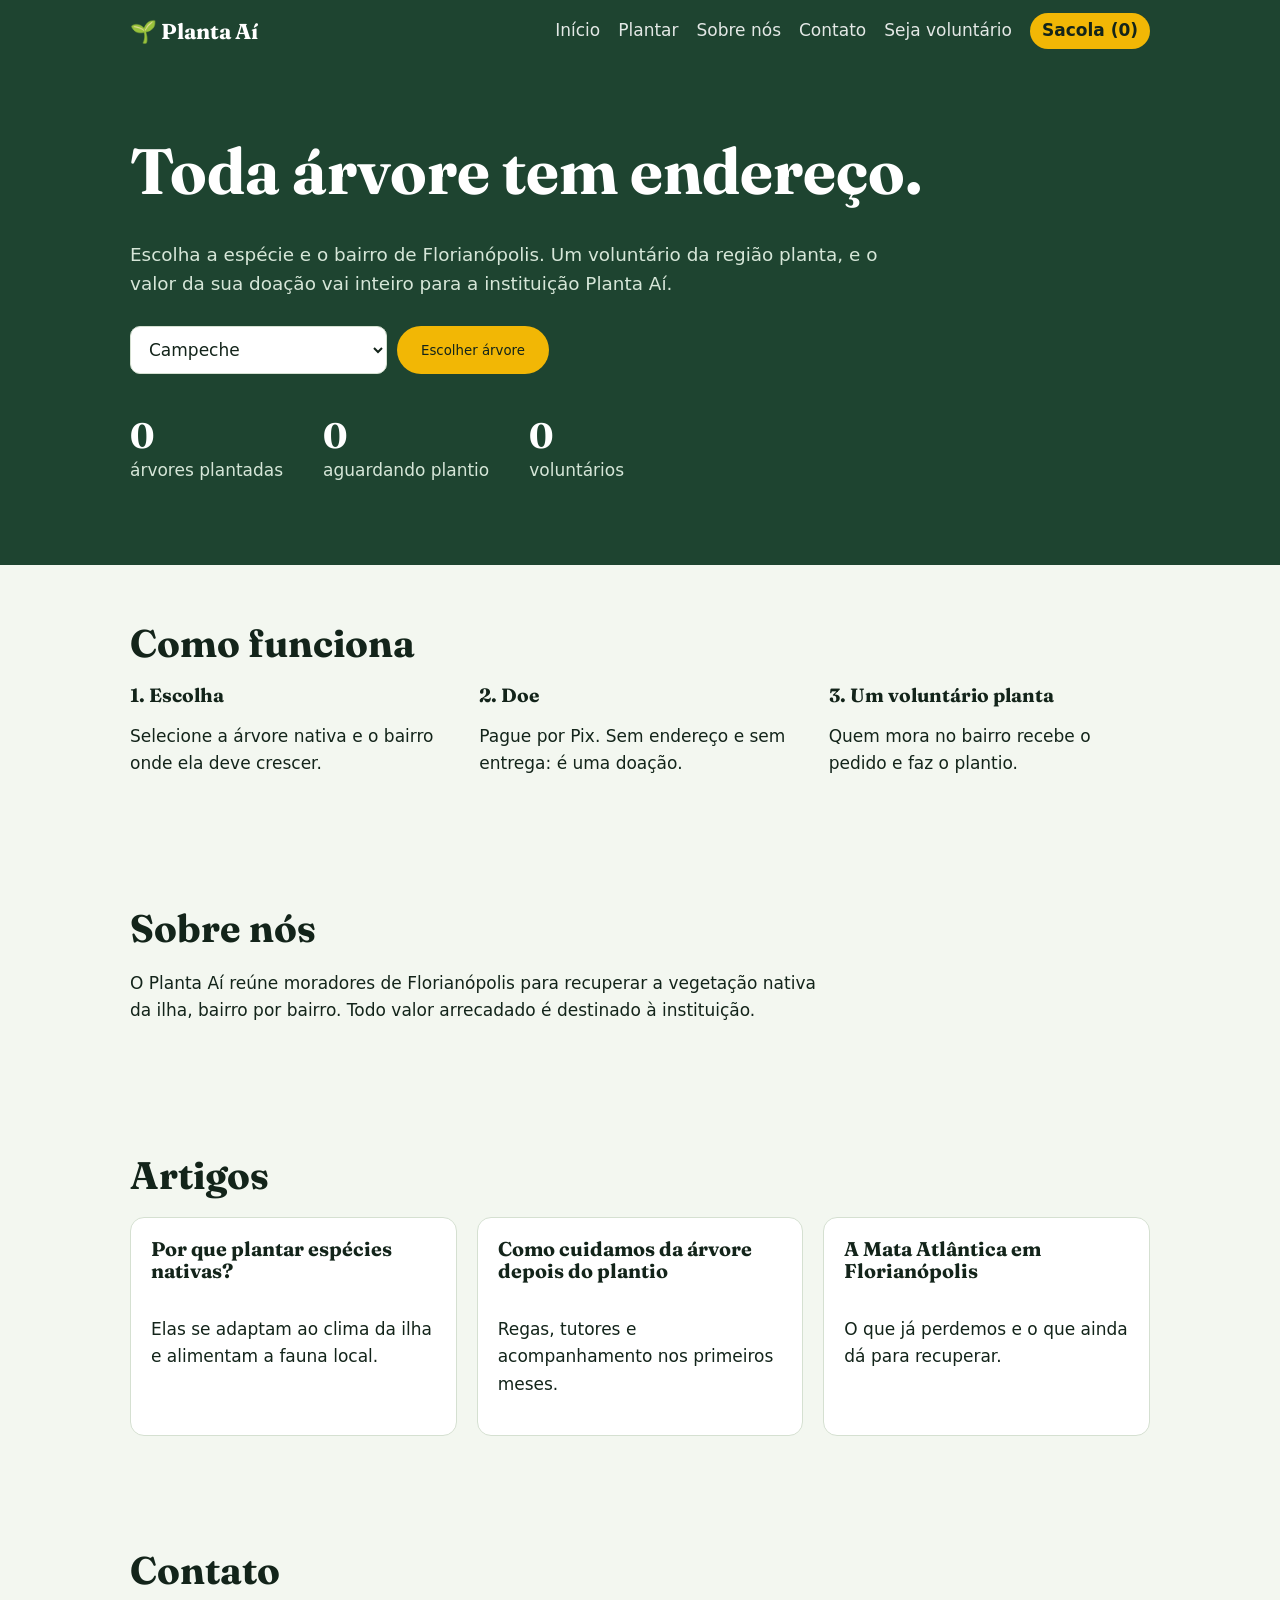
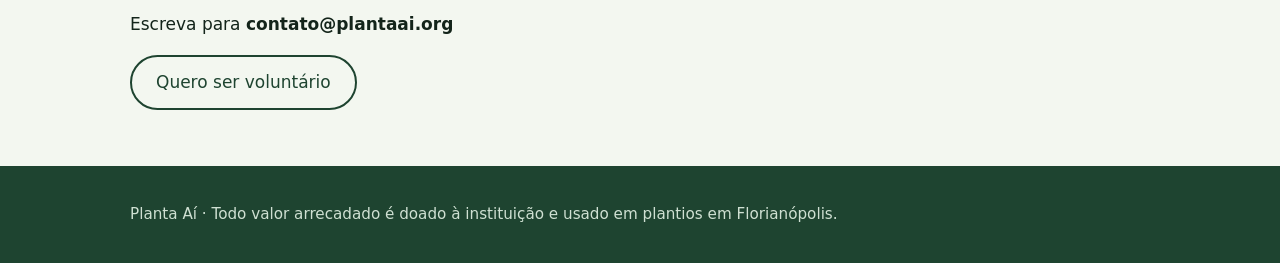
<file: index.html>
<!DOCTYPE html><html lang="pt-BR"><head><meta charset="UTF-8"><meta name="viewport" content="width=device-width,initial-scale=1"><title>Início · Planta Aí</title><link href="https://fonts.googleapis.com/css2?family=Fraunces:wght@600;700&display=swap" rel="stylesheet"><link rel="stylesheet" href="css/style.css"></head><body><header id="topo"></header>
<div class="hero"><div class="wrap"><h1>Toda árvore tem endereço.</h1>
<p>Escolha a espécie e o bairro de Florianópolis. Um voluntário da região planta, e o valor da sua doação vai inteiro para a instituição Planta Aí.</p>
<form class="pick" id="f"><select id="b" aria-label="Bairro"></select><button class="btn">Escolher árvore</button></form>
<div class="stats"><div><b id="n1">0</b>árvores plantadas</div><div><b id="n2">0</b>aguardando plantio</div><div><b id="n3">0</b>voluntários</div></div></div></div>
<section><div class="wrap"><h2>Como funciona</h2><div class="steps">
<div><h3>1. Escolha</h3><p>Selecione a árvore nativa e o bairro onde ela deve crescer.</p></div>
<div><h3>2. Doe</h3><p>Pague por Pix. Sem endereço e sem entrega: é uma doação.</p></div>
<div><h3>3. Um voluntário planta</h3><p>Quem mora no bairro recebe o pedido e faz o plantio.</p></div></div></div></section>
<section id="sobre"><div class="wrap"><h2>Sobre nós</h2><p>O Planta Aí reúne moradores de Florianópolis para recuperar a vegetação nativa da ilha, bairro por bairro. Todo valor arrecadado é destinado à instituição.</p></div></section>
<section><div class="wrap"><h2>Artigos</h2><div class="grid" id="art"></div></div></section>
<section id="contato"><div class="wrap"><h2>Contato</h2><p>Escreva para <b>contato@plantaai.org</b></p><a class="btn sec" href="login.html">Quero ser voluntário</a></div></section><footer id="rodape"></footer><script src="js/data.js"></script><script src="js/app.js"></script><script>
$("#b").innerHTML=opts(BAIRROS);
$("#f").onsubmit=e=>{e.preventDefault();location="plantas.html?bairro="+encodeURIComponent($("#b").value)};
const o=db.get("orders",[]);$("#n1").textContent=o.filter(x=>x.status=="plantada").reduce((s,x)=>s+x.qtd,0);
$("#n2").textContent=o.filter(x=>x.status!="plantada").reduce((s,x)=>s+x.qtd,0);$("#n3").textContent=db.get("vols",[]).length;
$("#art").innerHTML=ARTIGOS.map(a=>`<div class="card"><h3>${a.t}</h3><p>${a.d}</p></div>`).join("");</script></body></html>
</file>
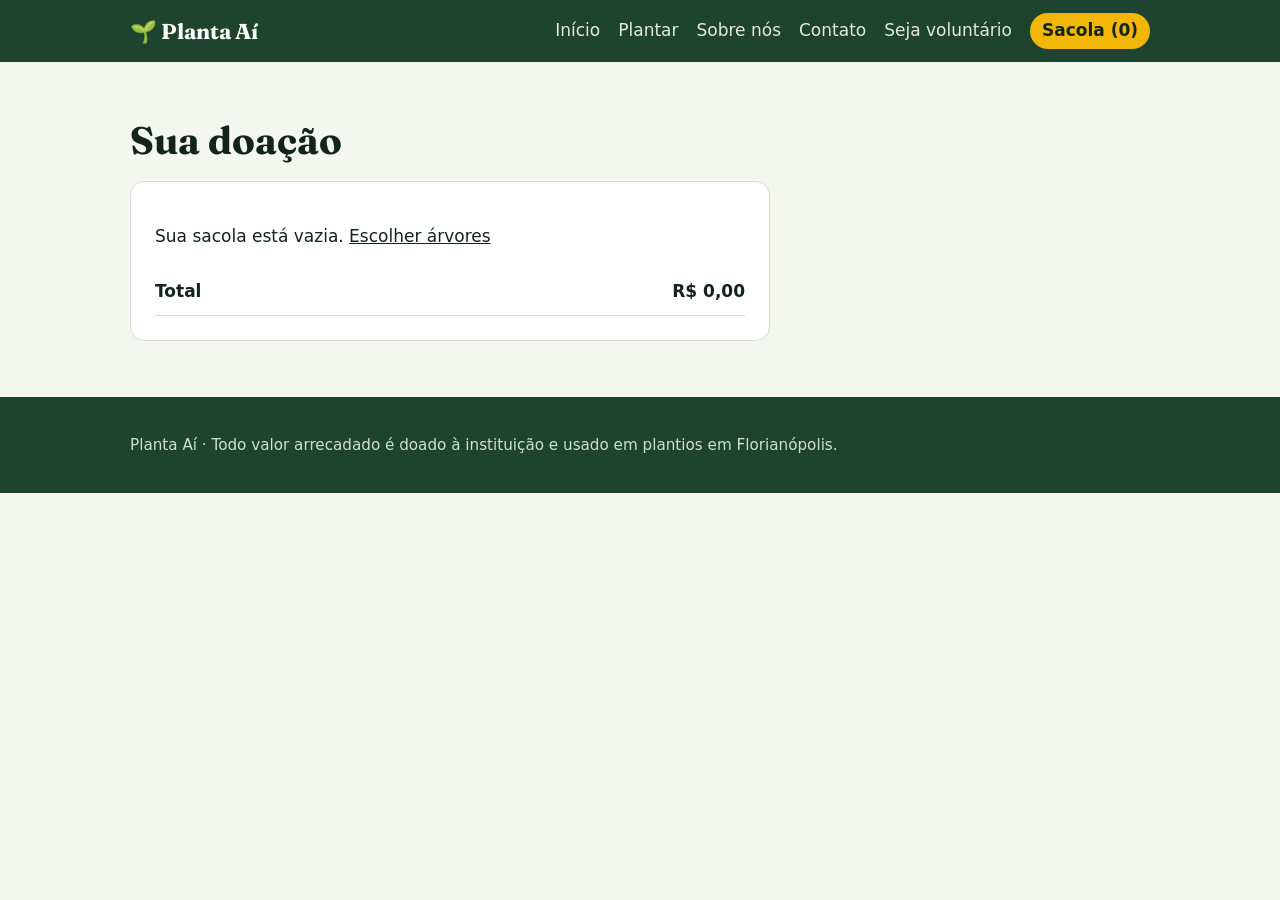
<file: checkout.html>
<!DOCTYPE html><html lang="pt-BR"><head><meta charset="UTF-8"><meta name="viewport" content="width=device-width,initial-scale=1"><title>Sacola · Planta Aí</title><link href="https://fonts.googleapis.com/css2?family=Fraunces:wght@600;700&display=swap" rel="stylesheet"><link rel="stylesheet" href="css/style.css"></head><body><header id="topo"></header>
<section><div class="wrap"><h2>Sua doação</h2><div class="box"><div id="l"></div>
<div class="line"><b>Total</b><b id="t"></b></div>
<form id="f"><label for="n">Seu nome</label><input id="n" required><label for="m">E-mail</label><input id="m" type="email" required>
<div class="aviso">Continue e contribua com um futuro melhor.</div>
<button class="btn">Doar por Pix</button></form></div></div></section><footer id="rodape"></footer><script src="js/data.js"></script><script src="js/app.js"></script><script>
function draw(){const c=cart.get();$("#t").textContent=brl(cart.total());
$("#l").innerHTML=c.map((i,n)=>`<div class="line"><span>${i.qtd}× ${esp(i.especie).nome} · ${i.bairro}</span><span>${brl(esp(i.especie).preco*i.qtd)} <button class="btn sec" data-n="${n}" style="padding:2px 10px">Remover</button></span></div>`).join("")||"<p>Sua sacola está vazia. <a href=plantas.html>Escolher árvores</a></p>";
$("#f").style.display=c.length?"block":"none";nav()}
$("#l").onclick=e=>{if(e.target.dataset.n){cart.remove(+e.target.dataset.n);draw()}};
$("#f").onsubmit=e=>{e.preventDefault();const o=db.get("orders",[]),id=Date.now();
cart.get().forEach((i,k)=>o.push({id:id+"-"+k,...i,doador:$("#n").value,email:$("#m").value,status:"pendente",data:new Date().toISOString()}));
db.set("orders",o);db.set("cart",[]);db.set("last",{nome:$("#n").value});location="obrigado.html"};draw();</script></body></html>
</file>
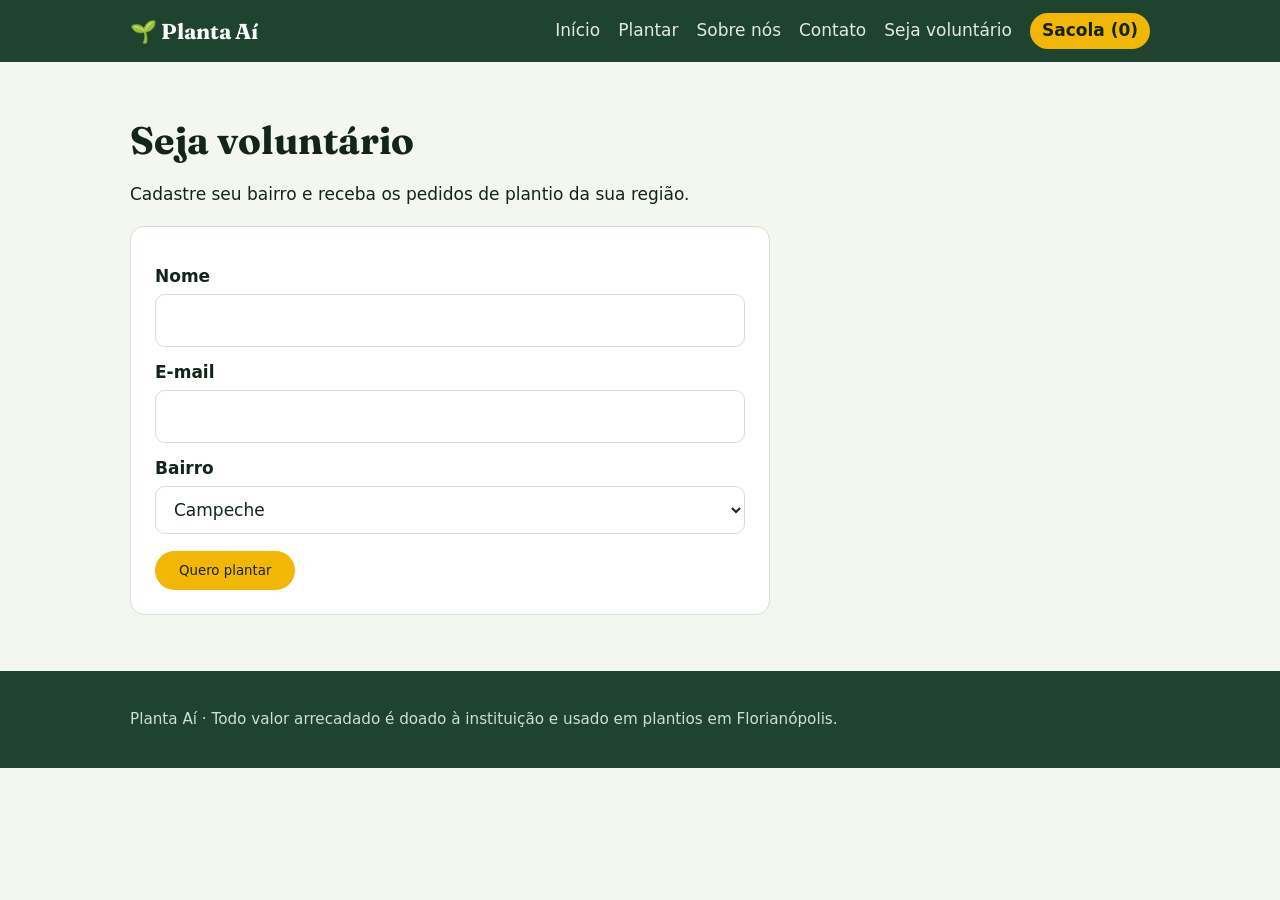
<file: login.html>
<!DOCTYPE html><html lang="pt-BR"><head><meta charset="UTF-8"><meta name="viewport" content="width=device-width,initial-scale=1"><title>Voluntário · Planta Aí</title><link href="https://fonts.googleapis.com/css2?family=Fraunces:wght@600;700&display=swap" rel="stylesheet"><link rel="stylesheet" href="css/style.css"></head><body><header id="topo"></header>
<section><div class="wrap"><div id="cad"><h2>Seja voluntário</h2><p>Cadastre seu bairro e receba os pedidos de plantio da sua região.</p>
<form class="box" id="f"><label for="n">Nome</label><input id="n" required><label for="m">E-mail</label><input id="m" type="email" required>
<label for="b">Bairro</label><select id="b"></select><p></p><button class="btn">Quero plantar</button></form></div>
<div id="pn" hidden><h2 id="ti"></h2><p>Pedidos do seu bairro:</p><div class="box" id="ls" style="max-width:none"></div>
<p><button class="btn sec" id="x">Sair</button></p></div></div></section><footer id="rodape"></footer><script src="js/data.js"></script><script src="js/app.js"></script><script>
$("#b").innerHTML=opts(BAIRROS);
function show(){const me=db.get("me");$("#cad").hidden=!!me;$("#pn").hidden=!me;if(!me)return;
$("#ti").textContent="Olá, "+me.nome+" · "+me.bairro;
const o=db.get("orders",[]).filter(x=>x.bairro==me.bairro);
$("#ls").innerHTML=o.map(x=>`<div class="line"><span>${x.qtd}× ${esp(x.especie).nome} <small>(doação de ${x.doador})</small></span>
${x.status=="plantada"?`<span class="tag ok">plantada</span>`:`<button class="btn" data-id="${x.id}">Marcar como plantada</button>`}</div>`).join("")||"<p>Nenhum pedido ainda. Assim que alguém doar para o seu bairro, aparece aqui.</p>"}
$("#f").onsubmit=e=>{e.preventDefault();const v=db.get("vols",[]),me={nome:$("#n").value,email:$("#m").value,bairro:$("#b").value};
v.push(me);db.set("vols",v);db.set("me",me);show()};
$("#ls").onclick=e=>{const id=e.target.dataset.id;if(!id)return;const o=db.get("orders",[]);o.find(x=>x.id==id).status="plantada";db.set("orders",o);show()};
$("#x").onclick=()=>{localStorage.removeItem("pa_me");show()};show();</script></body></html>
</file>
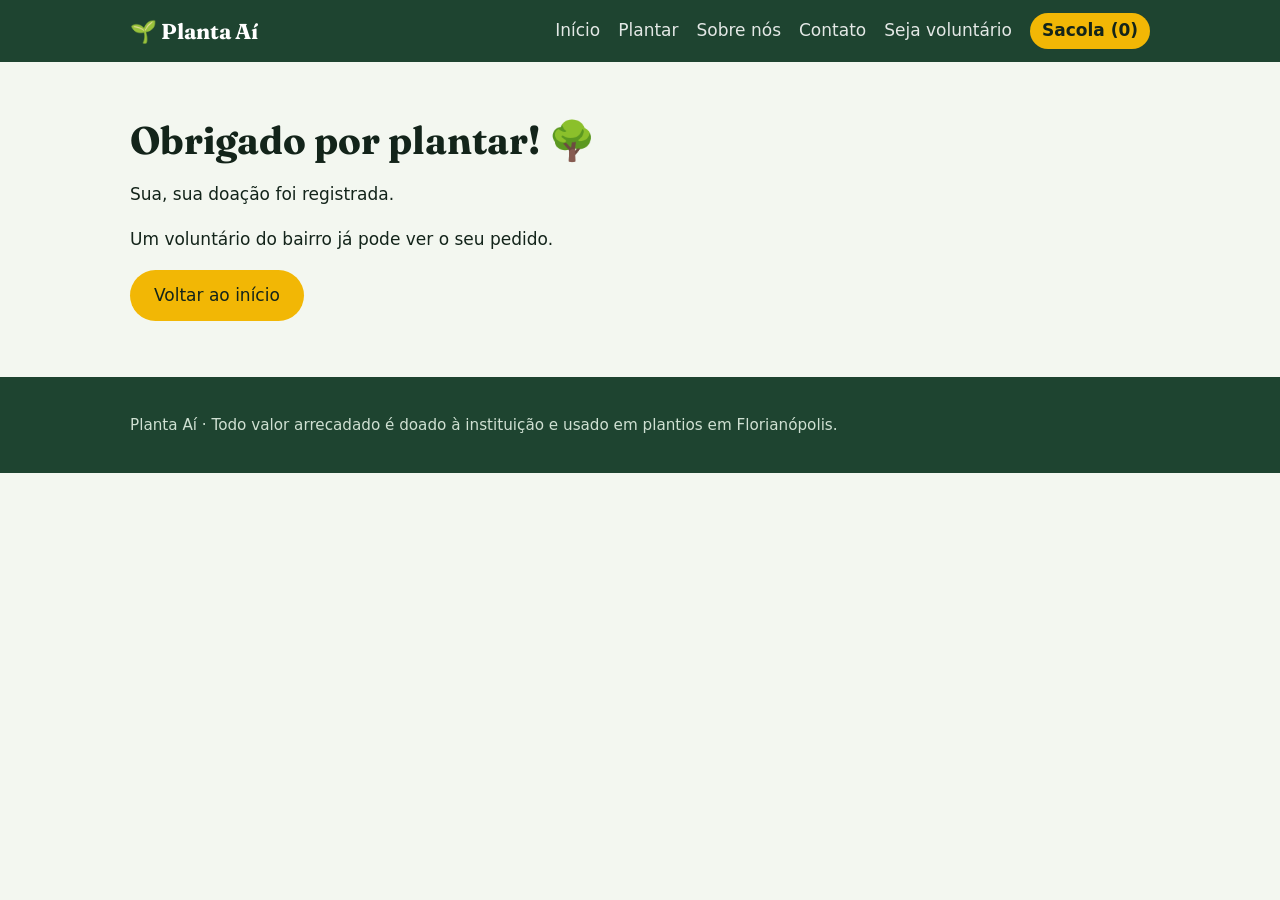
<file: obrigado.html>
<!DOCTYPE html><html lang="pt-BR"><head><meta charset="UTF-8"><meta name="viewport" content="width=device-width,initial-scale=1"><title>Obrigado · Planta Aí</title><link href="https://fonts.googleapis.com/css2?family=Fraunces:wght@600;700&display=swap" rel="stylesheet"><link rel="stylesheet" href="css/style.css"></head><body><header id="topo"></header>
<section><div class="wrap"><h2>Obrigado por plantar! 🌳</h2><p id="m"></p><p>Um voluntário do bairro já pode ver o seu pedido.</p><a class="btn" href="index.html">Voltar ao início</a></div></section><footer id="rodape"></footer><script src="js/data.js"></script><script src="js/app.js"></script><script>
$("#m").textContent=(db.get("last",{}).nome||"Sua")+", sua doação foi registrada.";</script></body></html>
</file>
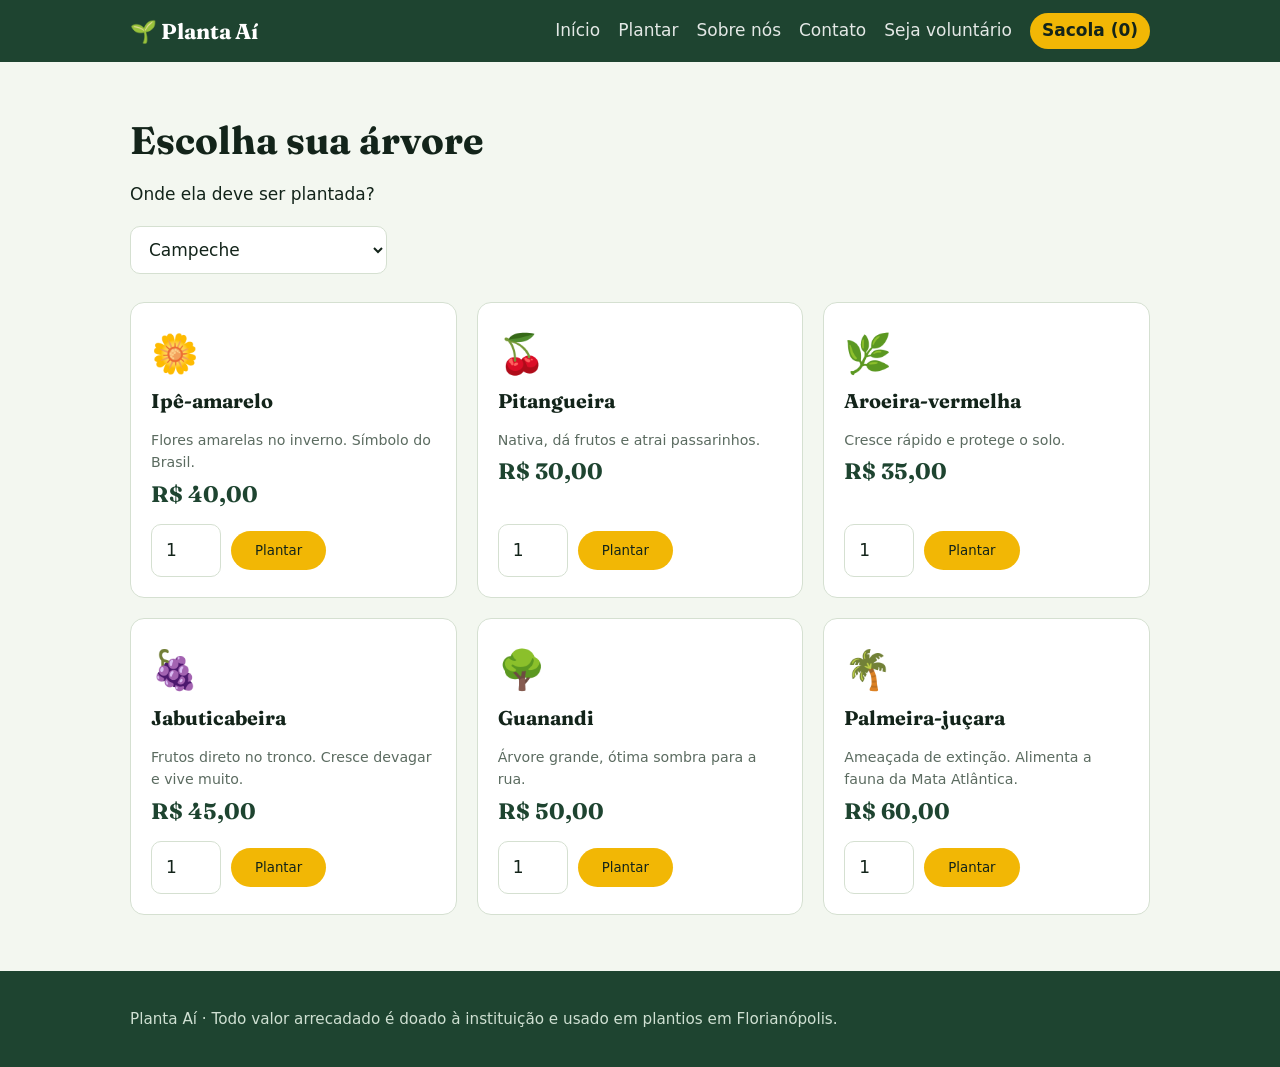
<file: plantas.html>
<!DOCTYPE html><html lang="pt-BR"><head><meta charset="UTF-8"><meta name="viewport" content="width=device-width,initial-scale=1"><title>Plantar · Planta Aí</title><link href="https://fonts.googleapis.com/css2?family=Fraunces:wght@600;700&display=swap" rel="stylesheet"><link rel="stylesheet" href="css/style.css"></head><body><header id="topo"></header>
<section><div class="wrap"><h2>Escolha sua árvore</h2><p>Onde ela deve ser plantada?</p>
<select id="b" aria-label="Bairro"></select><div class="grid" id="g" style="margin-top:28px"></div></div></section><footer id="rodape"></footer><script src="js/data.js"></script><script src="js/app.js"></script><script>
const q=new URLSearchParams(location.search).get("bairro");
$("#b").innerHTML=opts(BAIRROS,q);
$("#g").innerHTML=ESPECIES.map(e=>`<div class="card"><div class="emoji">${e.emoji}</div><h3>${e.nome}</h3><small>${e.desc}</small>
<div class="preco">${brl(e.preco)}</div><div class="row"><input type="number" min="1" max="20" value="1" aria-label="Quantidade" id="q-${e.id}">
<button class="btn" data-id="${e.id}">Plantar</button></div></div>`).join("");
$("#g").onclick=e=>{const id=e.target.dataset.id;if(!id)return;
cart.add({especie:id,bairro:$("#b").value,qtd:Math.max(1,+$("#q-"+id).value||1)});e.target.textContent="Adicionada ✓"};</script></body></html>
</file>
<file: css/style.css>
/* Planta Aí – estilo único. Cores e fontes ficam nas variáveis abaixo. */
:root{--mata:#1e4430;--folha:#4f8a3c;--ipe:#f2b705;--fundo:#f3f7f0;--tinta:#13241a;--suave:#5b6b60;--borda:#d5e0d1;--r:14px}
*{box-sizing:border-box}html{scroll-behavior:smooth}
body{margin:0;font:17px/1.6 system-ui,-apple-system,"Segoe UI",sans-serif;background:var(--fundo);color:var(--tinta)}
h1,h2,h3{font-family:Fraunces,Georgia,serif;line-height:1.15;margin:0 0 .5em}
h1{font-size:clamp(2.3rem,6vw,4rem)}h2{font-size:clamp(1.7rem,4vw,2.4rem)}
a{color:inherit}.wrap{max-width:1060px;margin:0 auto;padding:0 20px}
section{padding:56px 0}p{max-width:65ch}
:focus-visible{outline:3px solid var(--ipe);outline-offset:2px}
header{background:var(--mata);color:#fff;position:sticky;top:0;z-index:5}
header .wrap{display:flex;align-items:center;justify-content:space-between;gap:16px;min-height:62px;flex-wrap:wrap}
.logo{font:700 1.35rem Fraunces,Georgia,serif;text-decoration:none}
nav{display:flex;gap:18px;flex-wrap:wrap;align-items:center}
nav a{text-decoration:none;opacity:.88}nav a:hover{opacity:1;text-decoration:underline}
nav .cart{background:var(--ipe);color:var(--tinta);padding:4px 12px;border-radius:99px;font-weight:600;opacity:1}
.btn{display:inline-block;border:0;border-radius:99px;background:var(--ipe);color:var(--tinta);font:600 1rem inherit;font-family:inherit;padding:12px 24px;cursor:pointer;text-decoration:none}
.btn:hover{filter:brightness(.94)}.btn.sec{background:transparent;border:2px solid var(--mata);color:var(--mata)}
.hero{background:var(--mata);color:#fff;padding:72px 0 80px}
.hero p{color:#d6e6d8;font-size:1.15rem}.hero em{font-style:normal;color:var(--ipe)}
.pick{display:flex;gap:10px;flex-wrap:wrap;margin-top:28px}
select,input{font:inherit;padding:12px 14px;border:1.5px solid var(--borda);border-radius:10px;background:#fff;color:var(--tinta);min-width:220px}
.stats{display:flex;gap:40px;flex-wrap:wrap;margin-top:40px;color:#d6e6d8}
.stats b{display:block;font:700 2.2rem Fraunces,Georgia,serif;color:#fff}
.grid{display:grid;grid-template-columns:repeat(auto-fill,minmax(250px,1fr));gap:20px}
.card{background:#fff;border:1px solid var(--borda);border-radius:var(--r);padding:20px;display:flex;flex-direction:column;gap:6px}
.card .emoji{font-size:2.4rem}.card small{color:var(--suave)}.preco{font:700 1.4rem Fraunces,Georgia,serif;color:var(--mata)}
.row{display:flex;gap:10px;align-items:center;margin-top:auto;padding-top:10px}.row input{min-width:0;width:70px}
.steps{display:grid;grid-template-columns:repeat(auto-fit,minmax(220px,1fr));gap:28px}
.steps h3{font-size:1.2rem}
.box{background:#fff;border:1px solid var(--borda);border-radius:var(--r);padding:24px;max-width:640px}
.box label{display:block;margin:12px 0 4px;font-weight:600}.box input,.box select{width:100%}
.line{display:flex;justify-content:space-between;gap:12px;padding:10px 0;border-bottom:1px solid var(--borda)}
.tag{background:#e3efdc;color:var(--mata);border-radius:99px;padding:2px 10px;font-size:.85rem}.tag.ok{background:var(--ipe)}
.aviso{background:#fff6d6;border:1px solid var(--ipe);border-radius:10px;padding:10px 14px;font-size:.92rem;margin:14px 0}
footer{background:var(--mata);color:#cfe0d2;padding:36px 0;font-size:.95rem}
@media(prefers-reduced-motion:no-preference){.btn{transition:filter .15s}}
</file>
